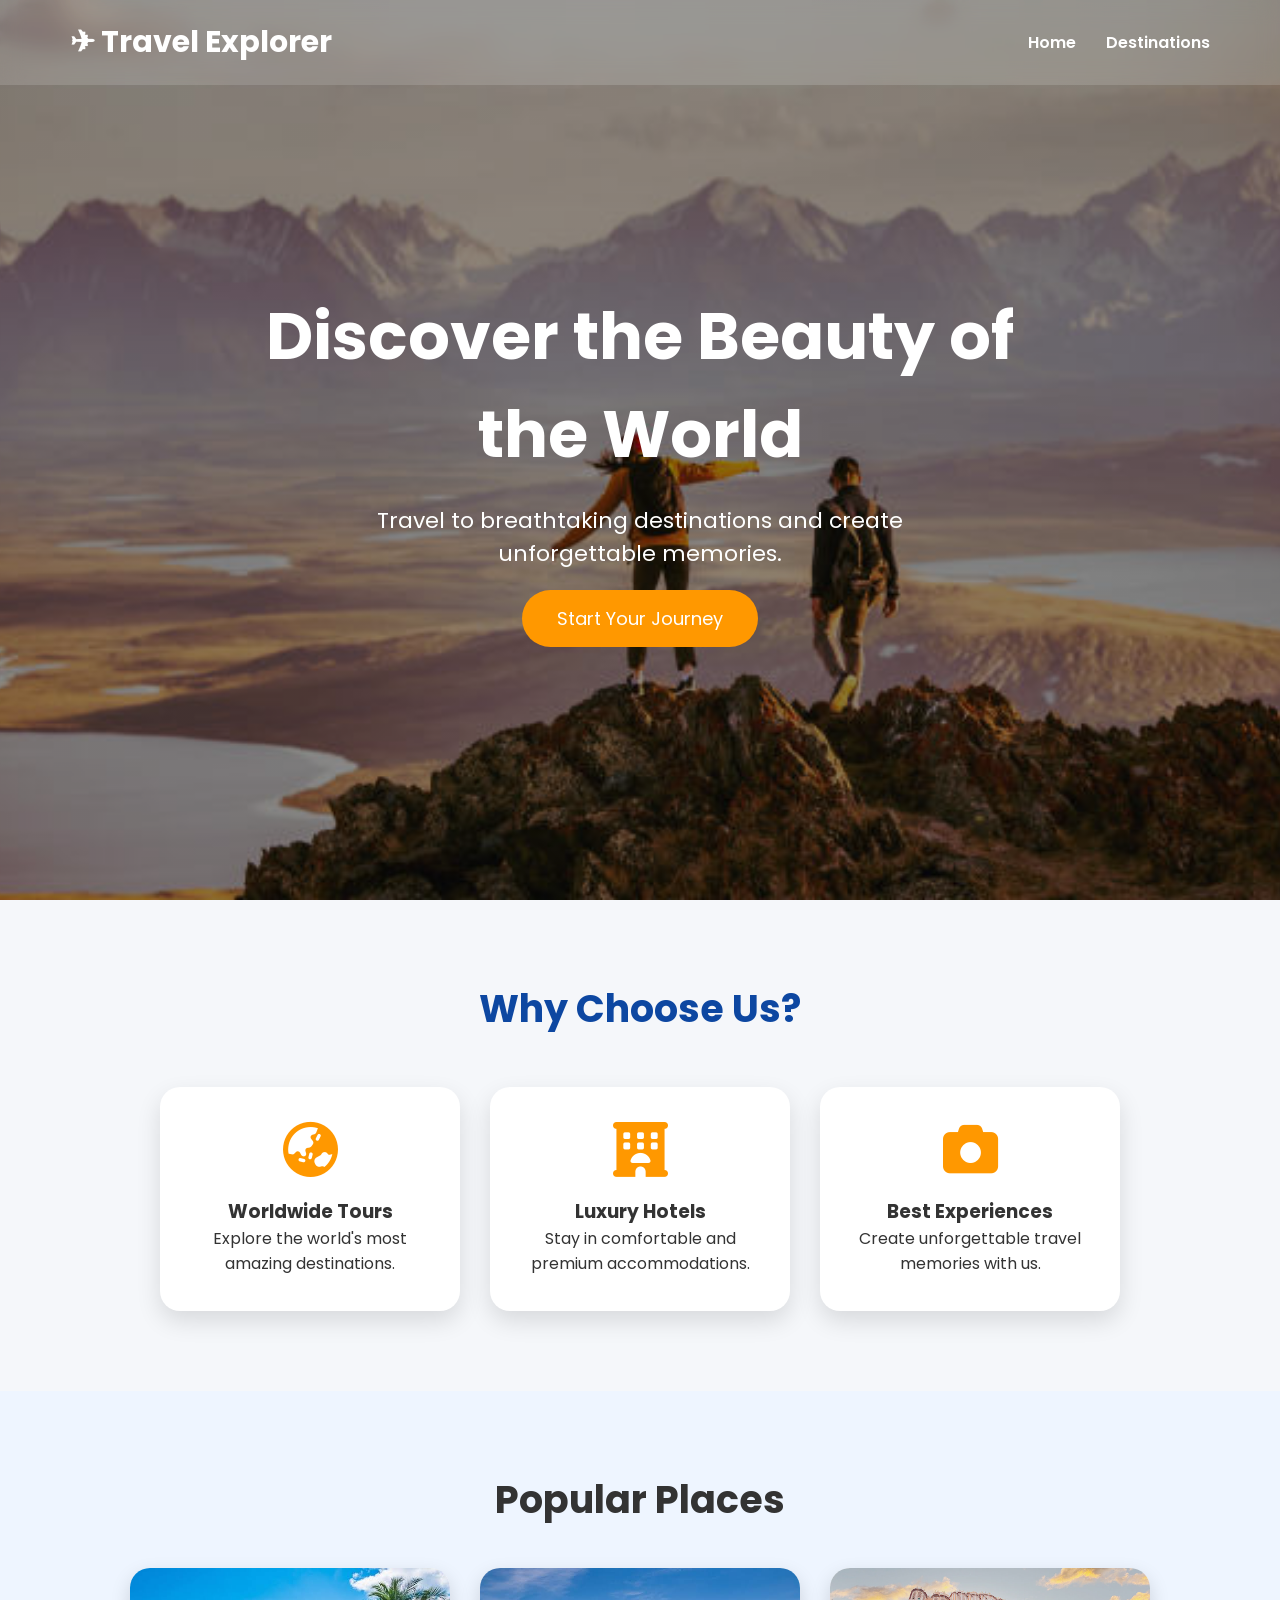
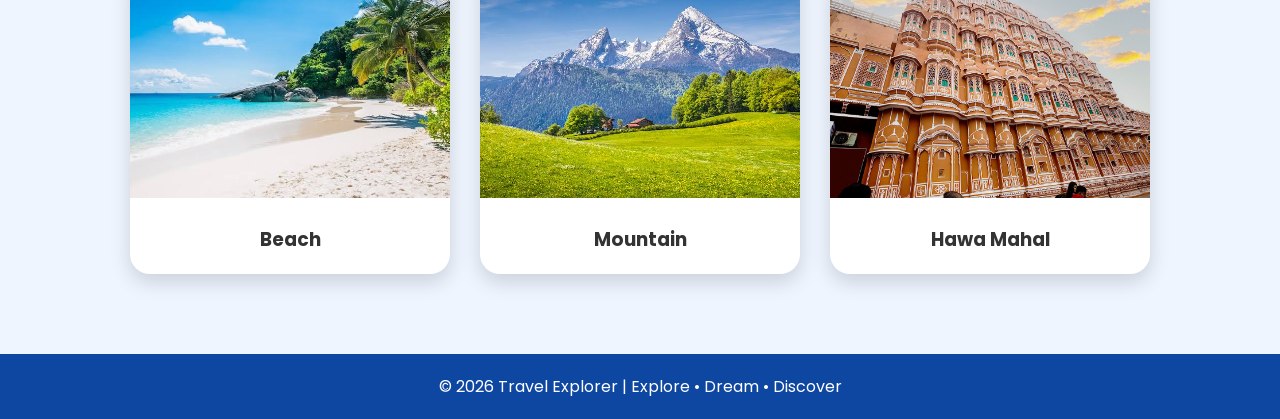
<file: Travel_Website/index.html>
<!DOCTYPE html>
<html lang="en">

<head>
    <meta charset="UTF-8">
    <meta name="viewport" content="width=device-width, initial-scale=1.0">

    <title>Travel Explorer</title>

    <!-- Google Fonts -->
    <link
        href="https://fonts.googleapis.com/css2?family=Poppins:wght@300;400;600;700&display=swap"
        rel="stylesheet"
    >

    <!-- Font Awesome -->
    <link
        rel="stylesheet"
        href="https://cdnjs.cloudflare.com/ajax/libs/font-awesome/6.5.2/css/all.min.css"
    >

    <!-- CSS -->
    <link rel="stylesheet" href="style.css">
</head>

<body>

    <!-- Navigation -->
    <header class="hero">

        <nav class="navbar">

            <h2 class="logo">✈ Travel Explorer</h2>

            <ul>
                <li>
                    <a href="index.html">Home</a>
                </li>

                <li>
                    <a href="destinations.html">Destinations</a>
                </li>
            </ul>

        </nav>


        <!-- Hero Content -->
        <div class="hero-content">

            <h1>
                Discover the Beauty of the World
            </h1>

            <p>
                Travel to breathtaking destinations and create unforgettable memories.
            </p>

            <!-- Opens form.html -->
            <a href="form.html" class="journey-btn">
                Start Your Journey
            </a>

        </div>

    </header>


    <!-- Features -->
    <section class="features">

        <h2>Why Choose Us?</h2>

        <div class="feature-box">

            <div class="feature-card">

                <i class="fa-solid fa-earth-asia"></i>

                <h3>Worldwide Tours</h3>

                <p>
                    Explore the world's most amazing destinations.
                </p>

            </div>


            <div class="feature-card">

                <i class="fa-solid fa-hotel"></i>

                <h3>Luxury Hotels</h3>

                <p>
                    Stay in comfortable and premium accommodations.
                </p>

            </div>


            <div class="feature-card">

                <i class="fa-solid fa-camera"></i>

                <h3>Best Experiences</h3>

                <p>
                    Create unforgettable travel memories with us.
                </p>

            </div>

        </div>

    </section>


    <!-- Popular Places -->
    <section class="gallery">

        <h2>Popular Places</h2>

        <div class="gallery-container">

            <div class="gallery-card">

                <img
                    src="images/beach.jpg"
                    alt="Beach"
                >

                <h3>Beach</h3>

            </div>


            <div class="gallery-card">

                <img
                    src="images/mountain.jpg"
                    alt="Mountain"
                >

                <h3>Mountain</h3>

            </div>


            <div class="gallery-card">

                <img
                    src="images/hawa.jpg"
                    alt="Hawa Mahal"
                >

                <h3>Hawa Mahal</h3>

            </div>

        </div>

    </section>


    <!-- Footer -->
    <footer>

        <p>
            © 2026 Travel Explorer | Explore • Dream • Discover
        </p>

    </footer>

</body>

</html>
</file>
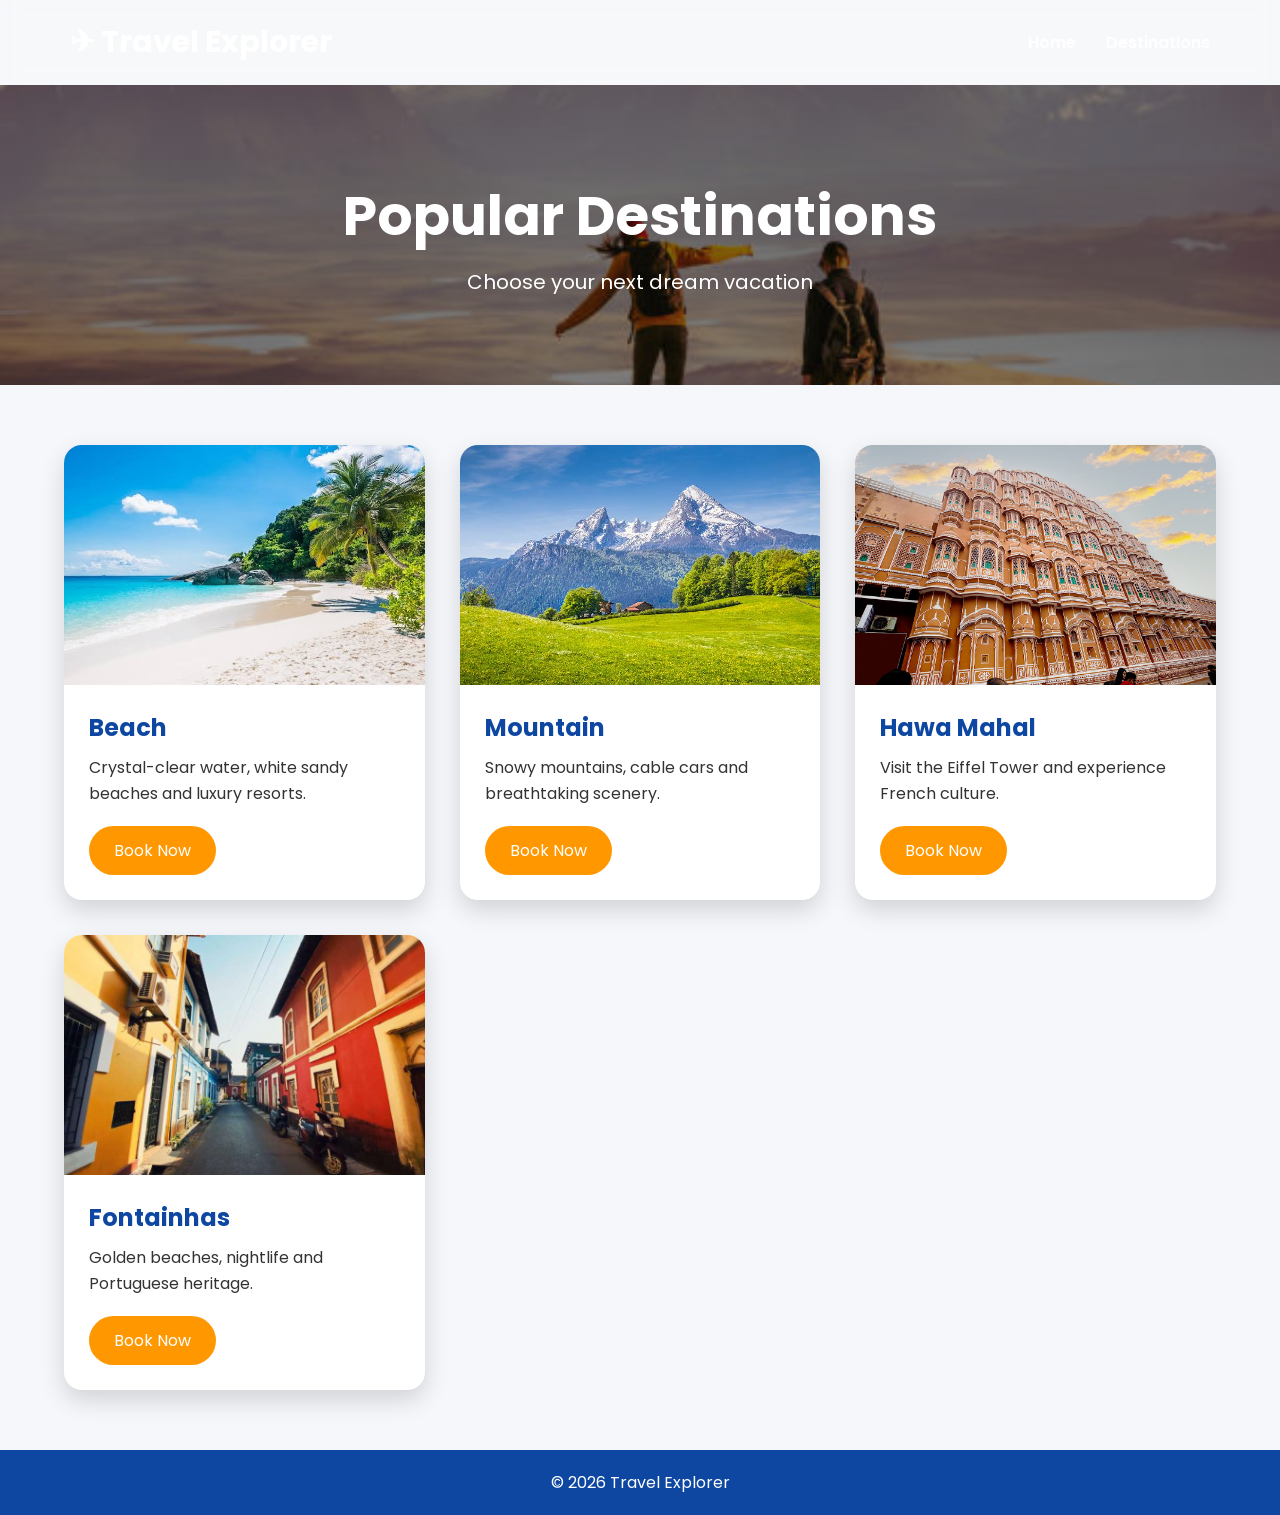
<file: Travel_Website/destinations.html>
<!DOCTYPE html>
<html lang="en">
<head>
<meta charset="UTF-8">
<meta name="viewport" content="width=device-width, initial-scale=1.0">
<title>Popular Destinations</title>

<link href="https://fonts.googleapis.com/css2?family=Poppins:wght@300;400;600;700&display=swap" rel="stylesheet">
<link rel="stylesheet" href="style.css">
</head>

<body>

<nav class="navbar">

<h2 class="logo">✈ Travel Explorer</h2>

<ul>
<li><a href="index.html">Home</a></li>
<li><a href="destinations.html">Destinations</a></li>
</ul>

</nav>

<section class="destination-banner">

<h1>Popular Destinations</h1>

<p>Choose your next dream vacation</p>

</section>

<section class="destination-grid">

<div class="destination-card">

<img src="images/beach.jpg" alt="Maldives">

<div class="content">
<h2>Beach</h2>

<p>Crystal-clear water, white sandy beaches and luxury resorts.</p>

<button>Book Now</button>

</div>

</div>

<div class="destination-card">

<img src="images/mountain.jpg" alt="Swiss Alps">

<div class="content">

<h2>Mountain</h2>

<p>Snowy mountains, cable cars and breathtaking scenery.</p>

<button>Book Now</button>

</div>

</div>

<div class="destination-card">

<img src="images/hawa.jpg" alt="Paris">

<div class="content">

<h2>Hawa Mahal</h2>

<p>Visit the Eiffel Tower and experience French culture.</p>

<button>Book Now</button>

</div>

</div>

<div class="destination-card">

<img src="images/fontainhas.jpg" alt="Goa">

<div class="content">

<h2>Fontainhas</h2>

<p>Golden beaches, nightlife and Portuguese heritage.</p>

<button>Book Now</button>

</div>

</div>

</section>

<footer>

<p>© 2026 Travel Explorer</p>

</footer>

</body>
</html>
</file>
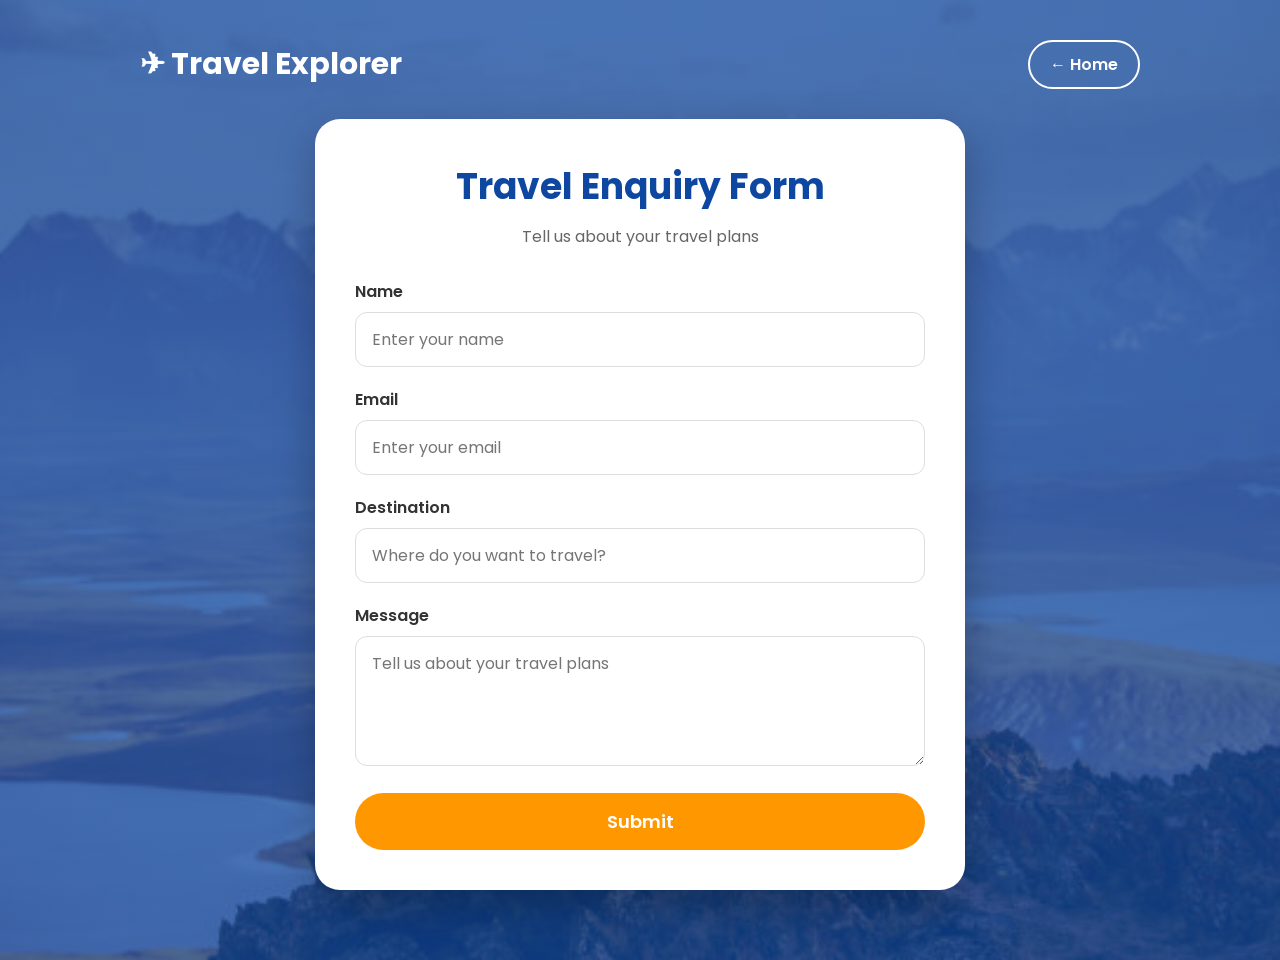
<file: Travel_Website/form.html>
<!DOCTYPE html>
<html lang="en">
<head>
    <meta charset="UTF-8">
    <meta name="viewport" content="width=device-width, initial-scale=1.0">
    <title>Travel Enquiry Form</title>

    <link href="https://fonts.googleapis.com/css2?family=Poppins:wght@300;400;600;700&display=swap" rel="stylesheet">

    <link rel="stylesheet" href="style.css">
</head>

<body>

<div class="form-page">

    <div class="form-navbar">
        <h2 class="logo">✈ Travel Explorer</h2>

        <a href="index.html" class="back-home">
            ← Home
        </a>
    </div>

    <div class="form-container">

        <h1>Travel Enquiry Form</h1>

        <p>Tell us about your travel plans</p>

        <form id="travelForm" class="travel-form">

            <label for="name">Name</label>
            <input
                type="text"
                id="name"
                placeholder="Enter your name"
                required
            >

            <label for="email">Email</label>
            <input
                type="email"
                id="email"
                placeholder="Enter your email"
                required
            >

            <label for="destination">Destination</label>
            <input
                type="text"
                id="destination"
                placeholder="Where do you want to travel?"
                required
            >

            <label for="message">Message</label>
            <textarea
                id="message"
                placeholder="Tell us about your travel plans"
                required
            ></textarea>

            <button type="submit" class="submit-btn">
                Submit
            </button>

        </form>

    </div>

</div>

<script>
const scriptURL = "https://script.google.com/macros/s/AKfycbyElqj0fIdG8f-UO3Y6agNuZqkJVLYfJF8hN4nPHmz3qzjWle9kmAEtWK8oLHrGcGJG/exec";

const form = document.getElementById("travelForm");

form.addEventListener("submit", async function(event) {
    event.preventDefault();

    const data = {
        name: document.getElementById("name").value,
        email: document.getElementById("email").value,
        destination: document.getElementById("destination").value,
        message: document.getElementById("message").value
    };

    try {
        await fetch(scriptURL, {
            method: "POST",
            mode: "no-cors",
            headers: {
                "Content-Type": "text/plain;charset=utf-8"
            },
            body: JSON.stringify(data)
        });

        alert("Thank you! Your enquiry has been submitted.");
        form.reset();

    } catch (error) {
        alert("There was an error submitting the form.");
        console.error(error);
    }
});
</script>

</body>
</html>
</file>
<file: Travel_Website/style.css>
* {
    margin: 0;
    padding: 0;
    box-sizing: border-box;
    font-family: 'Poppins', sans-serif;
}

body {
    background: #f5f7fa;
    color: #333;
}

/* =========================
   HOME PAGE
========================= */

.hero {
    height: 100vh;
    background:
        linear-gradient(rgba(0,0,0,.45), rgba(0,0,0,.45)),
        url("images/hero.jpg") center/cover no-repeat;
}

.navbar {
    display: flex;
    justify-content: space-between;
    align-items: center;
    padding: 20px 70px;
    background: rgba(255,255,255,.15);
    backdrop-filter: blur(10px);
}

.logo {
    color: white;
    font-size: 30px;
    font-weight: 700;
}

.navbar ul {
    display: flex;
    list-style: none;
}

.navbar ul li {
    margin-left: 30px;
}

.navbar ul li a {
    text-decoration: none;
    color: white;
    font-weight: 600;
    transition: .3s;
}

.navbar ul li a:hover {
    color: #FFD54F;
}

.hero-content {
    height: 85%;
    display: flex;
    flex-direction: column;
    justify-content: center;
    align-items: center;
    text-align: center;
    color: white;
    padding: 20px;
}

.hero-content h1 {
    font-size: 65px;
    max-width: 850px;
}

.hero-content p {
    font-size: 22px;
    margin: 20px 0;
    max-width: 650px;
}

/* Start Your Journey button/link */

.journey-btn {
    display: inline-block;
    padding: 15px 35px;
    background: #ff9800;
    color: white;
    font-size: 18px;
    border-radius: 50px;
    text-decoration: none;
    cursor: pointer;
    transition: .3s;
}

.journey-btn:hover {
    background: #ff5722;
    transform: scale(1.05);
}

/* Normal buttons */

button {
    padding: 15px 35px;
    border: none;
    background: #ff9800;
    color: white;
    font-size: 18px;
    border-radius: 50px;
    cursor: pointer;
    transition: .3s;
}

button:hover {
    background: #ff5722;
    transform: scale(1.05);
}


/* =========================
   FEATURES
========================= */

.features {
    padding: 80px 8%;
    text-align: center;
}

.features h2 {
    font-size: 38px;
    margin-bottom: 50px;
    color: #0D47A1;
}

.feature-box {
    display: flex;
    gap: 30px;
    justify-content: center;
    flex-wrap: wrap;
}

.feature-card {
    width: 300px;
    background: white;
    padding: 35px;
    border-radius: 20px;
    box-shadow: 0 10px 25px rgba(0,0,0,.12);
    transition: .4s;
}

.feature-card:hover {
    transform: translateY(-10px);
}

.feature-card i {
    font-size: 55px;
    color: #ff9800;
    margin-bottom: 20px;
}


/* =========================
   GALLERY
========================= */

.gallery {
    padding: 80px 8%;
    background: #eef5ff;
    text-align: center;
}

.gallery h2 {
    font-size: 38px;
    margin-bottom: 40px;
}

.gallery-container {
    display: flex;
    justify-content: center;
    gap: 30px;
    flex-wrap: wrap;
}

.gallery-card {
    background: white;
    border-radius: 20px;
    overflow: hidden;
    box-shadow: 0 8px 20px rgba(0,0,0,.15);
    transition: .4s;
    width: 320px;
}

.gallery-card:hover {
    transform: scale(1.05);
}

.gallery-card img {
    width: 100%;
    height: 230px;
    object-fit: cover;
}

.gallery-card h3 {
    padding: 20px;
}


/* =========================
   FOOTER
========================= */

footer {
    background: #0D47A1;
    color: white;
    text-align: center;
    padding: 20px;
}


/* =========================
   DESTINATIONS PAGE
========================= */

.destination-banner {
    height: 300px;
    background:
        linear-gradient(rgba(0,0,0,.5), rgba(0,0,0,.5)),
        url("images/hero.jpg") center/cover;

    display: flex;
    flex-direction: column;
    justify-content: center;
    align-items: center;

    color: white;
    text-align: center;
}

.destination-banner h1 {
    font-size: 55px;
}

.destination-banner p {
    font-size: 20px;
    margin-top: 10px;
}

.destination-grid {
    width: 90%;
    margin: 60px auto;
    display: grid;
    grid-template-columns: repeat(auto-fit, minmax(320px, 1fr));
    gap: 35px;
}

.destination-card {
    background: #fff;
    border-radius: 18px;
    overflow: hidden;
    box-shadow: 0 10px 25px rgba(0,0,0,.15);
    transition: .4s;
}

.destination-card:hover {
    transform: translateY(-10px);
}

.destination-card img {
    width: 100%;
    height: 240px;
    object-fit: cover;
    display: block;
}

.content {
    padding: 25px;
}

.content h2 {
    color: #0D47A1;
    margin-bottom: 10px;
}

.content p {
    margin-bottom: 20px;
    line-height: 1.6;
}

.content button {
    background: #ff9800;
    color: white;
    padding: 12px 25px;
    border: none;
    border-radius: 30px;
    cursor: pointer;
    font-size: 16px;
    transition: .3s;
}

.content button:hover {
    background: #ff5722;
}


/* =========================
   TRAVEL FORM PAGE
========================= */

.form-page {
    min-height: 100vh;
    background:
        linear-gradient(rgba(13,71,161,.75), rgba(13,71,161,.75)),
        url("images/hero.jpg") center/cover no-repeat;

    padding: 40px 20px;
}

/* Form navigation */

.form-navbar {
    max-width: 1000px;
    margin: 0 auto 30px;
    display: flex;
    justify-content: space-between;
    align-items: center;
}

.form-navbar .logo {
    color: white;
}

.back-home {
    color: white;
    text-decoration: none;
    font-weight: 600;
    padding: 10px 20px;
    border: 2px solid white;
    border-radius: 25px;
    transition: .3s;
}

.back-home:hover {
    background: white;
    color: #0D47A1;
}

/* Form container */

.form-container {
    width: 100%;
    max-width: 650px;
    margin: 30px auto;
    background: white;
    padding: 40px;
    border-radius: 25px;
    box-shadow: 0 15px 40px rgba(0,0,0,.25);
}

.form-container h1 {
    text-align: center;
    color: #0D47A1;
    margin-bottom: 10px;
    font-size: 36px;
}

.form-container p {
    text-align: center;
    color: #666;
    margin-bottom: 30px;
}

/* Form labels */

.travel-form label {
    display: block;
    font-weight: 600;
    color: #333;
    margin-bottom: 8px;
}

/* Text inputs */

.travel-form input,
.travel-form textarea {
    width: 100%;
    padding: 14px 16px;
    border: 1px solid #ddd;
    border-radius: 12px;
    font-size: 16px;
    outline: none;
    transition: .3s;
    margin-bottom: 20px;
}

.travel-form input:focus,
.travel-form textarea:focus {
    border-color: #ff9800;
    box-shadow: 0 0 0 3px rgba(255,152,0,.15);
}

.travel-form textarea {
    min-height: 130px;
    resize: vertical;
}

/* Submit button */

.submit-btn {
    width: 100%;
    padding: 15px;
    background: #ff9800;
    color: white;
    border: none;
    border-radius: 30px;
    font-size: 18px;
    font-weight: 600;
    cursor: pointer;
    transition: .3s;
}

.submit-btn:hover {
    background: #ff5722;
    transform: translateY(-2px);
}


/* =========================
   MOBILE RESPONSIVE
========================= */

@media(max-width: 768px) {

    .navbar {
        flex-direction: column;
        padding: 20px;
    }

    .navbar ul {
        margin-top: 15px;
    }

    .navbar ul li {
        margin-left: 15px;
        margin-right: 15px;
    }

    .hero-content h1 {
        font-size: 40px;
    }

    .hero-content p {
        font-size: 18px;
    }

    .destination-banner h1 {
        font-size: 38px;
    }

    .destination-banner {
        height: 220px;
    }

    .form-container {
        padding: 25px 20px;
    }

    .form-container h1 {
        font-size: 28px;
    }

    .form-navbar {
        flex-direction: column;
        gap: 15px;
    }
}
</file>
